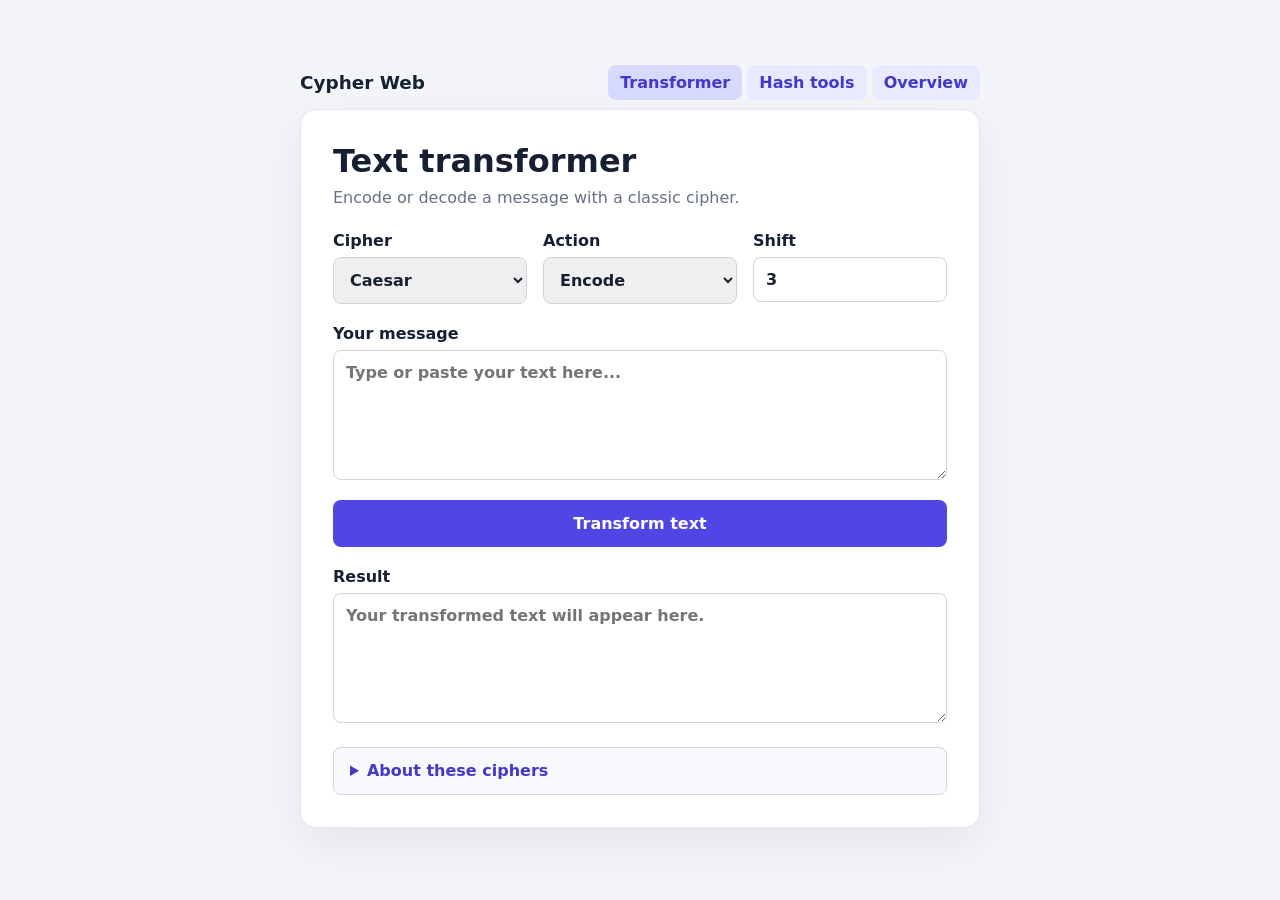
<file: index.html>
<!DOCTYPE html>
<html lang="en">
<head>
    <meta charset="UTF-8">
    <meta name="viewport" content="width=device-width, initial-scale=1.0">
    <title>Cypher Web</title>
    <link rel="stylesheet" href="style.css">
</head>
<body>
    <div class="page-shell">
        <header class="site-header">
            <a class="site-title" href="index.html">Cypher Web</a>
            <nav aria-label="Main navigation">
                <a href="index.html" aria-current="page">Transformer</a>
                <a href="hashes.html">Hash tools</a>
                <a href="guide.html">Overview</a>
            </nav>
        </header>

        <main>
            <h1>Text transformer</h1>
            <p>Encode or decode a message with a classic cipher.</p>

            <form id="cipher-form">
                <div class="options">
                    <label for="cipher">Cipher
                        <select id="cipher" name="cipher">
                            <option value="caesar">Caesar</option>
                            <option value="rot13">ROT13</option>
                            <option value="atbash">Atbash</option>
                        </select>
                    </label>
                    <label for="action">Action
                        <select id="action" name="action">
                            <option value="encode">Encode</option>
                            <option value="decode">Decode</option>
                        </select>
                    </label>
                    <div id="shift-option">
                        <label for="shift">Shift
                            <input id="shift" name="shift" type="number" min="0" max="25" step="1" value="3">
                        </label>
                    </div>
                </div>

                <label class="text-field" for="message">Your message
                    <textarea id="message" name="message" placeholder="Type or paste your text here..." required></textarea>
                </label>

                <button type="submit">Transform text</button>

                <label id="result" for="output">Result
                    <textarea id="output" name="output" readonly placeholder="Your transformed text will appear here."></textarea>
                </label>
            </form>

            <details class="hash-info">
                <summary>About these ciphers</summary>
                <div class="hash-info-content">
                    <section class="cipher-list" aria-label="Cipher information">
                        <article class="cipher-card">
                            <h2>Caesar</h2>
                            <p>Shifts each letter by a chosen number of places in the alphabet. With a shift of 3, HELLO becomes KHOOR. Decoding shifts the letters back.</p>
                        </article>
                        <article class="cipher-card">
                            <h2>ROT13</h2>
                            <p>A Caesar cipher with a fixed shift of 13. Applying ROT13 twice returns the original text, so the same operation encodes and decodes.</p>
                        </article>
                        <article class="cipher-card">
                            <h2>Atbash</h2>
                            <p>Replaces each letter with its opposite in the alphabet: A becomes Z, B becomes Y, and so on. Applying it again reverses the transformation.</p>
                        </article>
                    </section>
                    <p>These classic ciphers are useful for learning, but they do not provide real security.</p>
                </div>
            </details>
        </main>
    </div>

    <script src="script.js"></script>
</body>
</html>
</file>
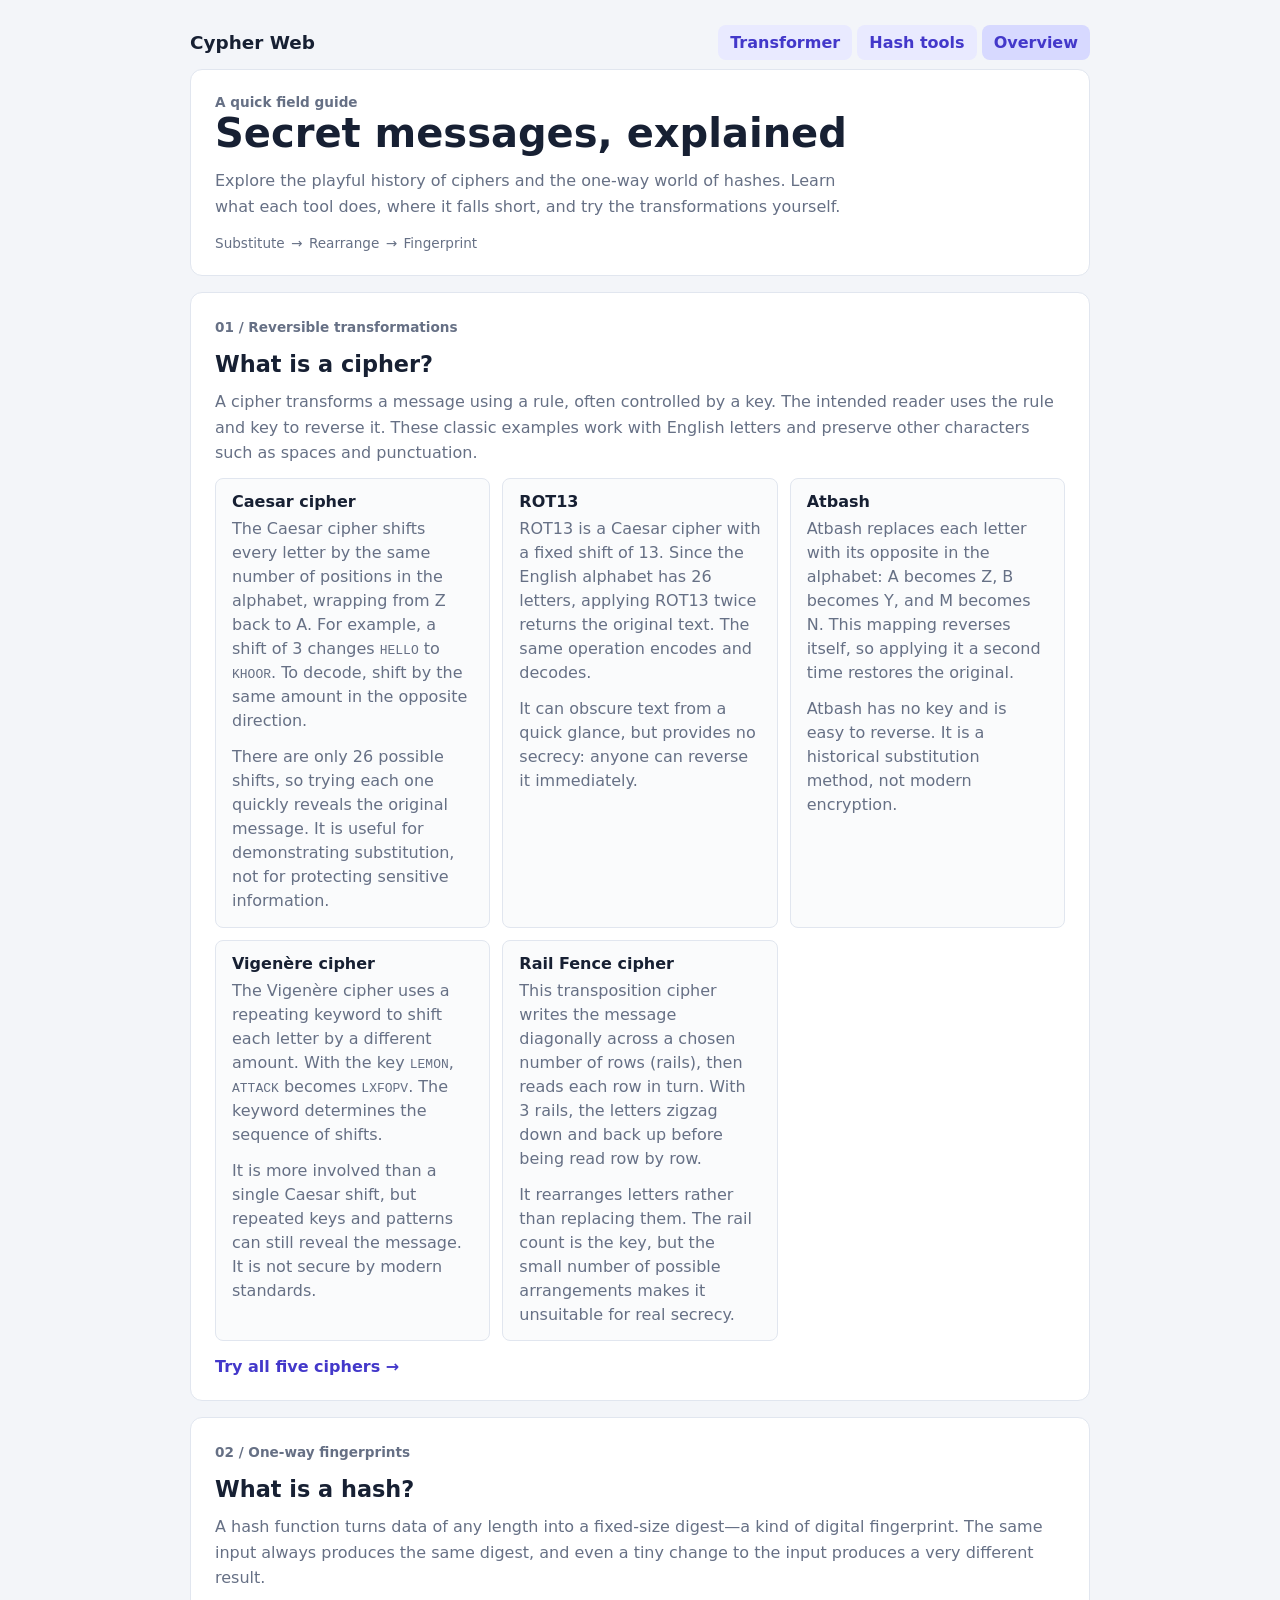
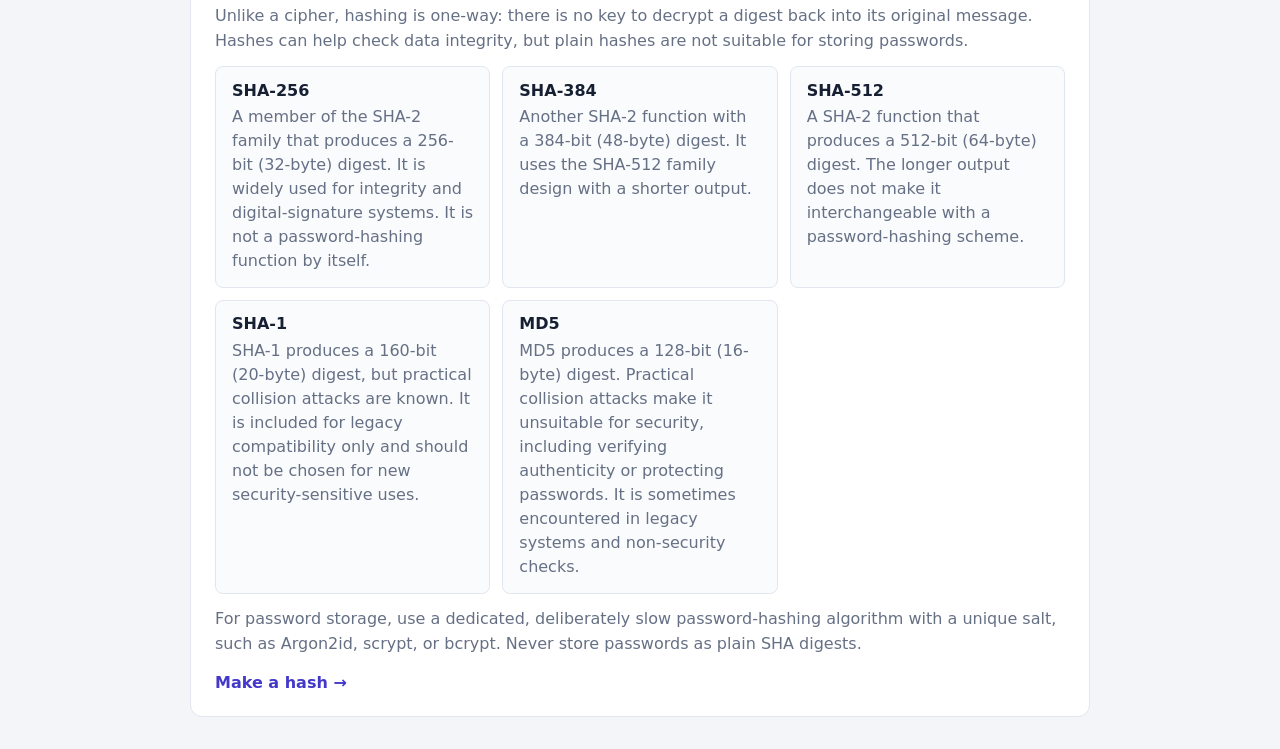
<file: guide.html>
<!DOCTYPE html>
<html lang="en">
<head>
    <meta charset="UTF-8">
    <meta name="viewport" content="width=device-width, initial-scale=1.0">
    <title>Ciphers and hashes</title>
    <link rel="stylesheet" href="style.css">
</head>
<body>
    <div class="page-shell guide-page">
        <header class="site-header">
            <a class="site-title" href="index.html">Cypher Web</a>
            <nav aria-label="Main navigation">
                <a href="index.html">Transformer</a>
                <a href="hashes.html">Hash tools</a>
                <a href="guide.html" aria-current="page">Overview</a>
            </nav>
        </header>

        <main class="guide-main">
            <section class="guide-hero" aria-labelledby="guide-title">
                <p class="guide-kicker">A quick field guide</p>
                <h1 id="guide-title">Secret messages, explained</h1>
                <p>Explore the playful history of ciphers and the one-way world of hashes. Learn what each tool does, where it falls short, and try the transformations yourself.</p>
                <div class="guide-path" aria-label="Guide topics">
                    <span>Substitute</span><span aria-hidden="true">→</span>
                    <span>Rearrange</span><span aria-hidden="true">→</span>
                    <span>Fingerprint</span>
                </div>
            </section>

            <section class="guide-section" aria-labelledby="cipher-guide-heading">
                <p class="guide-kicker">01 / Reversible transformations</p>
                <h2 id="cipher-guide-heading">What is a cipher?</h2>
                <p>A cipher transforms a message using a rule, often controlled by a key. The intended reader uses the rule and key to reverse it. These classic examples work with English letters and preserve other characters such as spaces and punctuation.</p>

                <div class="guide-grid">
                <article class="cipher-card guide-card">
                    <h3>Caesar cipher</h3>
                    <p>The Caesar cipher shifts every letter by the same number of positions in the alphabet, wrapping from Z back to A. For example, a shift of 3 changes <code>HELLO</code> to <code>KHOOR</code>. To decode, shift by the same amount in the opposite direction.</p>
                    <p>There are only 26 possible shifts, so trying each one quickly reveals the original message. It is useful for demonstrating substitution, not for protecting sensitive information.</p>
                </article>

                <article class="cipher-card guide-card">
                    <h3>ROT13</h3>
                    <p>ROT13 is a Caesar cipher with a fixed shift of 13. Since the English alphabet has 26 letters, applying ROT13 twice returns the original text. The same operation encodes and decodes.</p>
                    <p>It can obscure text from a quick glance, but provides no secrecy: anyone can reverse it immediately.</p>
                </article>

                <article class="cipher-card guide-card">
                    <h3>Atbash</h3>
                    <p>Atbash replaces each letter with its opposite in the alphabet: A becomes Z, B becomes Y, and M becomes N. This mapping reverses itself, so applying it a second time restores the original.</p>
                    <p>Atbash has no key and is easy to reverse. It is a historical substitution method, not modern encryption.</p>
                </article>
                <article class="cipher-card guide-card">
                    <h3>Vigenère cipher</h3>
                    <p>The Vigenère cipher uses a repeating keyword to shift each letter by a different amount. With the key <code>LEMON</code>, <code>ATTACK</code> becomes <code>LXFOPV</code>. The keyword determines the sequence of shifts.</p>
                    <p>It is more involved than a single Caesar shift, but repeated keys and patterns can still reveal the message. It is not secure by modern standards.</p>
                </article>
                <article class="cipher-card guide-card">
                    <h3>Rail Fence cipher</h3>
                    <p>This transposition cipher writes the message diagonally across a chosen number of rows (rails), then reads each row in turn. With 3 rails, the letters zigzag down and back up before being read row by row.</p>
                    <p>It rearranges letters rather than replacing them. The rail count is the key, but the small number of possible arrangements makes it unsuitable for real secrecy.</p>
                </article>
                </div>

                <a class="guide-link" href="index.html">Try all five ciphers <span aria-hidden="true">→</span></a>
            </section>

            <section class="guide-section" aria-labelledby="hash-guide-heading">
                <p class="guide-kicker">02 / One-way fingerprints</p>
                <h2 id="hash-guide-heading">What is a hash?</h2>
                <p>A hash function turns data of any length into a fixed-size digest—a kind of digital fingerprint. The same input always produces the same digest, and even a tiny change to the input produces a very different result.</p>
                <p>Unlike a cipher, hashing is one-way: there is no key to decrypt a digest back into its original message. Hashes can help check data integrity, but plain hashes are not suitable for storing passwords.</p>

                <div class="guide-grid">
                <article class="cipher-card guide-card">
                    <h3>SHA-256</h3>
                    <p>A member of the SHA-2 family that produces a 256-bit (32-byte) digest. It is widely used for integrity and digital-signature systems. It is not a password-hashing function by itself.</p>
                </article>

                <article class="cipher-card guide-card">
                    <h3>SHA-384</h3>
                    <p>Another SHA-2 function with a 384-bit (48-byte) digest. It uses the SHA-512 family design with a shorter output.</p>
                </article>

                <article class="cipher-card guide-card">
                    <h3>SHA-512</h3>
                    <p>A SHA-2 function that produces a 512-bit (64-byte) digest. The longer output does not make it interchangeable with a password-hashing scheme.</p>
                </article>

                <article class="cipher-card guide-card">
                    <h3>SHA-1</h3>
                    <p>SHA-1 produces a 160-bit (20-byte) digest, but practical collision attacks are known. It is included for legacy compatibility only and should not be chosen for new security-sensitive uses.</p>
                </article>

                <article class="cipher-card guide-card">
                    <h3>MD5</h3>
                    <p>MD5 produces a 128-bit (16-byte) digest. Practical collision attacks make it unsuitable for security, including verifying authenticity or protecting passwords. It is sometimes encountered in legacy systems and non-security checks.</p>
                </article>
                </div>

                <p>For password storage, use a dedicated, deliberately slow password-hashing algorithm with a unique salt, such as Argon2id, scrypt, or bcrypt. Never store passwords as plain SHA digests.</p>
                <a class="guide-link" href="hashes.html">Make a hash <span aria-hidden="true">→</span></a>
            </section>
        </main>
    </div>
</body>
</html>
</file>
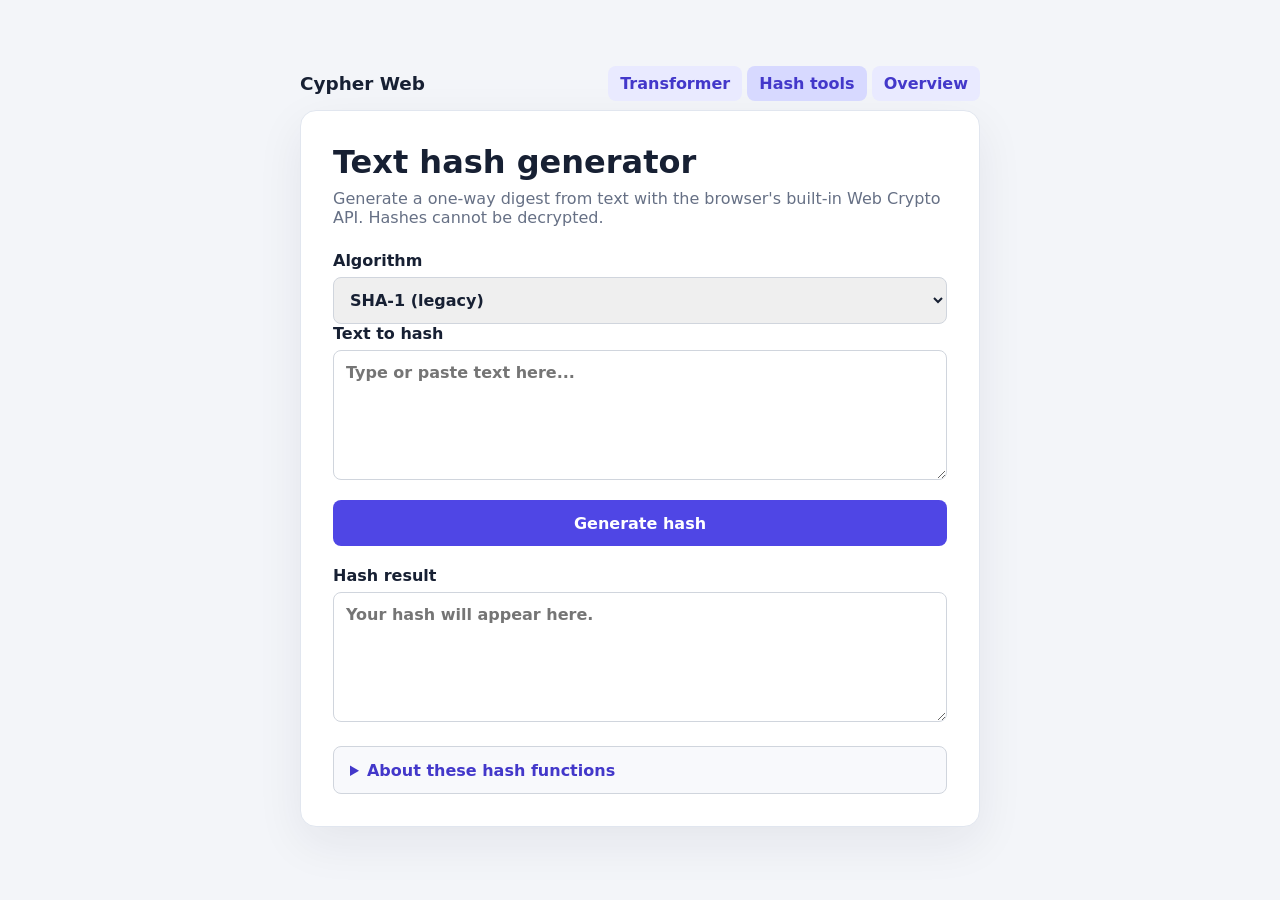
<file: hashes.html>
<!DOCTYPE html>
<html lang="en">
<head>
    <meta charset="UTF-8">
    <meta name="viewport" content="width=device-width, initial-scale=1.0">
    <title>Hash tools</title>
    <link rel="stylesheet" href="style.css">
</head>
<body>
    <div class="page-shell">
        <header class="site-header">
            <a class="site-title" href="index.html">Cypher Web</a>
            <nav aria-label="Main navigation">
                <a href="index.html">Transformer</a>
                <a href="hashes.html" aria-current="page">Hash tools</a>
                <a href="guide.html">Overview</a>
            </nav>
        </header>

        <main>
            <h1>Text hash generator</h1>
            <p>Generate a one-way digest from text with the browser's built-in Web Crypto API. Hashes cannot be decrypted.</p>
            
            <form id="hash-form" class="hash-form">
                <label for="algorithm">Algorithm
                    <select id="algorithm" name="algorithm">
                        <option value="SHA-1">SHA-1 (legacy)</option>
                        <option value="SHA-256">SHA-256</option>
                        <option value="SHA-384">SHA-384</option>
                        <option value="SHA-512">SHA-512</option>
                    </select>
                </label>

                <label class="text-field" for="hash-input">Text to hash
                    <textarea id="hash-input" name="input" placeholder="Type or paste text here..."></textarea>
                </label>

                <button type="submit">Generate hash</button>

                <label id="hash-result" for="hash-output">Hash result
                    <textarea id="hash-output" name="output" readonly placeholder="Your hash will appear here."></textarea>
                </label>
                <p id="hash-status" class="status-message" role="status" aria-live="polite"></p>
            </form>

            <details class="hash-info">
                <summary>About these hash functions</summary>
                <div class="hash-info-content">
                    <section class="cipher-list" aria-label="Hash algorithm information">
                        <article class="cipher-card">
                            <h2>SHA-256</h2>
                            <p>A widely used member of the SHA-2 family, suitable for integrity checks. Passwords should use a dedicated password-hashing algorithm instead.</p>
                        </article>
                        <article class="cipher-card">
                            <h2>SHA-384 and SHA-512</h2>
                            <p>Two other SHA-2 variants that produce longer digests. SHA-512 has the largest output of the algorithms offered here.</p>
                        </article>
                        <article class="cipher-card">
                            <h2>SHA-1</h2>
                            <p>An older hash with known collision weaknesses. Included for compatibility only; do not use it for security.</p>
                        </article>
                    </section>
                </div>
            </details>
        </main>
    </div>

    <script src="hashes.js"></script>
</body>
</html>
</file>
<file: style.css>
* {
    box-sizing: border-box;
}

body {
    min-height: 100vh;
    margin: 0;
    padding: 2rem 1rem;
    display: grid;
    place-items: center;
    background: #f3f5f9;
    color: #172033;
    font-family: system-ui, sans-serif;
}

.page-shell {
    width: min(100%, 680px);
}

.page-shell.guide-page {
    width: min(100%, 900px);
}

.site-header {
    display: flex;
    justify-content: space-between;
    align-items: center;
    margin-bottom: 1rem;
}

.site-title,
.site-header nav a {
    color: #4338ca;
    font-weight: 600;
    text-decoration: none;
}

.site-title {
    color: #172033;
    font-size: 1.15rem;
}

.site-header nav a {
    padding: 0.5rem 0.75rem;
    border-radius: 0.5rem;
    background: #e9eaff;
}

.site-header nav a[aria-current="page"] {
    background: #d7d9ff;
}

main {
    padding: 2rem;
    border: 1px solid #e1e6ef;
    border-radius: 1rem;
    background: #fff;
    box-shadow: 0 1rem 3rem #17203312;
}

h1 {
    margin: 0;
    font-size: 2rem;
}

main > p {
    margin: 0.5rem 0 1.5rem;
    color: #667085;
}

.options {
    display: grid;
    grid-template-columns: repeat(3, 1fr);
    gap: 1rem;
    margin-bottom: 1.25rem;
}

label {
    display: grid;
    gap: 0.45rem;
    font-weight: 600;
}

textarea,
select,
input {
    width: 100%;
    padding: 0.75rem;
    border: 1px solid #d0d5dd;
    border-radius: 0.5rem;
    color: inherit;
    font: inherit;
}

textarea {
    min-height: 130px;
    resize: vertical;
}

textarea:focus,
select:focus,
input:focus {
    outline: 3px solid #c7d7fe;
    border-color: #6172f3;
}

.text-field {
    margin-bottom: 1.25rem;
}

button {
    width: 100%;
    padding: 0.85rem 1rem;
    border: 0;
    border-radius: 0.5rem;
    background: #4f46e5;
    color: #fff;
    font: inherit;
    font-weight: 700;
    cursor: pointer;
}

button:hover {
    background: #4338ca;
}

#result {
    margin-top: 1.25rem;
}

.hash-form {
    margin-top: 1.5rem;
}

#hash-result {
    margin-top: 1.25rem;
}

.hash-info {
    margin-top: 1.5rem;
    border: 1px solid #d0d5dd;
    border-radius: 0.5rem;
    background: #f8f9fc;
}

.hash-info summary {
    padding: 0.85rem 1rem;
    color: #4338ca;
    font-weight: 600;
    cursor: pointer;
}

.hash-info summary:focus-visible {
    outline: 3px solid #c7d7fe;
    outline-offset: 2px;
}

.hash-info-content {
    padding: 0 1rem 1rem;
}

.hash-info-content > p {
    color: #667085;
    line-height: 1.5;
}

.cipher-list {
    display: grid;
    gap: 0.75rem;
}

.cipher-card {
    padding: 0.85rem 1rem;
    border: 1px solid #e1e6ef;
    border-radius: 0.5rem;
    background: #fff;
}

.cipher-card h2 {
    margin: 0 0 0.35rem;
    font-size: 1rem;
}

.guide-section {
    display: grid;
    gap: 0.75rem;
    margin-top: 2rem;
}

.guide-section > h2 {
    margin: 0;
}

.guide-section > p {
    margin: 0;
    color: #667085;
    line-height: 1.6;
}

.guide-section .cipher-card h3 {
    margin: 0 0 0.35rem;
    font-size: 1rem;
}

.guide-section .cipher-card p + p {
    margin-top: 0.75rem;
}

.guide-link {
    color: #4338ca;
    font-weight: 600;
}

.guide-main {
    display: grid;
    gap: 1rem;
    padding: 0;
    border: 0;
    background: transparent;
    box-shadow: none;
}

.guide-hero {
    padding: 1.5rem;
    border: 1px solid #e1e6ef;
    border-radius: 0.75rem;
    background: #fff;
}

.guide-hero h1 {
    font-size: clamp(2rem, 5vw, 2.5rem);
}

.guide-hero > p:not(.guide-kicker) {
    max-width: 65ch;
    margin: 0.75rem 0 0;
    color: #667085;
    line-height: 1.6;
}

.guide-kicker {
    margin: 0;
    color: #667085;
    font-size: 0.85rem;
    font-weight: 600;
}

.guide-path {
    display: flex;
    flex-wrap: wrap;
    align-items: center;
    gap: 0.4rem;
    margin-top: 1rem;
    color: #667085;
    font-size: 0.85rem;
}

.guide-main .guide-section {
    margin: 0;
    padding: 1.5rem;
    border: 1px solid #e1e6ef;
    border-radius: 0.75rem;
    background: #fff;
}

.guide-section > h2 {
    font-size: 1.4rem;
}

.guide-grid {
    display: grid;
    grid-template-columns: repeat(auto-fit, minmax(min(100%, 250px), 1fr));
    gap: 0.75rem;
}

.guide-card {
    background: #fafbfc;
}

.guide-card h3 {
    color: #172033;
}

.guide-main .guide-link {
    justify-self: start;
    margin-top: 0.25rem;
    color: #4338ca;
    text-decoration: none;
}

.guide-main .guide-link:hover {
    text-decoration: underline;
}

.cipher-card p {
    margin: 0;
    color: #667085;
    line-height: 1.5;
}

.status-message {
    color: #b42318;
}

@media (max-width: 520px) {
    .site-header {
        align-items: flex-start;
        flex-direction: column;
        gap: 0.75rem;
    }

    .options {
        grid-template-columns: 1fr;
    }

    main {
        padding: 1.5rem;
    }

    .guide-main {
        padding: 0;
    }
}
</file>
